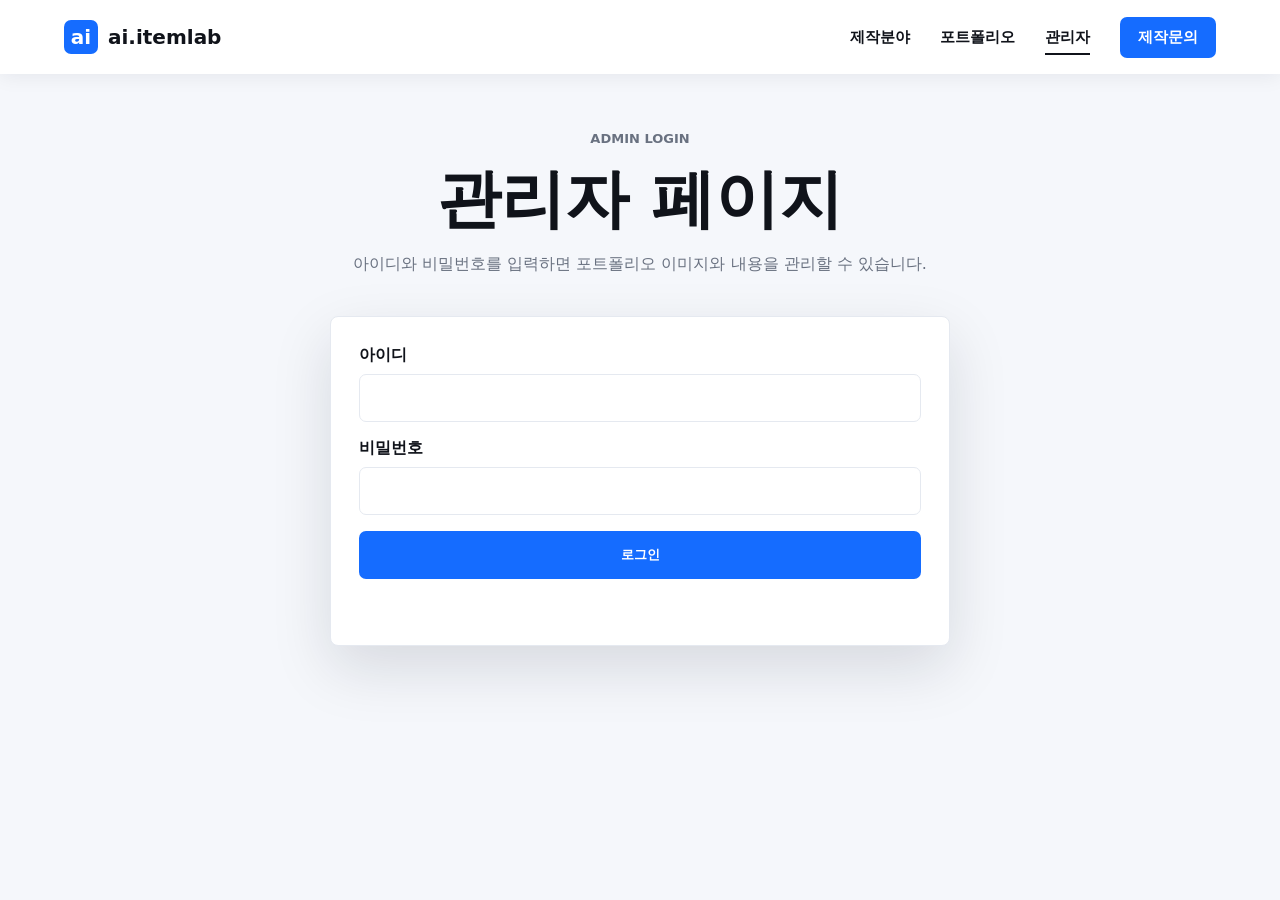
<file: admin.html>
<!doctype html>
<html lang="ko"><head><meta charset="utf-8"/><meta name="viewport" content="width=device-width, initial-scale=1"/><title>ai.itemlab | 관리자</title><link rel="stylesheet" href="./styles.css"/><style>body.admin-page{background:#f5f7fb;color:#10131a}.admin-page .site-header{color:#10131a;background:rgba(255,255,255,.94);box-shadow:0 1px 20px rgba(17,24,39,.08)}.admin-shell{padding:128px clamp(20px,5vw,72px) 96px}.admin-login{width:min(620px,100%);margin:0 auto}.admin-login .section-head h1,.admin-dashboard-head h1{margin:0;font-size:clamp(34px,5vw,64px);line-height:1.08}.admin-card{border:1px solid #e5e9f0;border-radius:8px;background:#fff;box-shadow:0 22px 60px rgba(17,24,39,.13)}.admin-login-form,.admin-editor{display:grid;gap:16px;padding:28px}.admin-login-form label,.admin-editor label{display:grid;gap:8px;color:#10131a;font-weight:900}.admin-page input,.admin-page select,.admin-page textarea{width:100%;min-height:48px;padding:13px 14px;color:#10131a;border:1px solid #e5e9f0;border-radius:7px;background:#fff;font:inherit}.admin-page textarea{resize:vertical}.admin-message{min-height:22px;margin:0;color:#697180;line-height:1.5}.admin-message.is-error{color:#d93025}.admin-dashboard.is-hidden,.admin-login.is-hidden{display:none}.admin-dashboard-head{width:min(1180px,100%);margin:0 auto 28px;display:flex;align-items:end;justify-content:space-between;gap:20px}.admin-dashboard-head p{max-width:660px;color:#697180;line-height:1.75}.admin-layout{width:min(1180px,100%);margin:0 auto;display:grid;grid-template-columns:minmax(320px,.78fr) minmax(0,1.22fr);gap:18px;align-items:start}.admin-preview{min-height:210px;display:grid;place-items:center;overflow:hidden;color:#697180;border:1px dashed #e5e9f0;border-radius:8px;background:#f5f7fb}.admin-preview img{width:100%;height:260px;object-fit:cover}.admin-actions{display:grid;grid-template-columns:1fr 1fr;gap:10px}.admin-list{padding:24px}.admin-list-head{display:flex;align-items:center;justify-content:space-between;gap:14px;margin-bottom:18px}.admin-list-head h2{margin:0;font-size:24px}.admin-items{display:grid;gap:12px}.admin-empty{margin:0;padding:30px;color:#697180;text-align:center;border:1px dashed #e5e9f0;border-radius:8px;background:#f5f7fb}.admin-item{display:grid;grid-template-columns:112px minmax(0,1fr) auto;gap:16px;align-items:center;padding:12px;border:1px solid #e5e9f0;border-radius:8px}.admin-item img{width:112px;height:84px;object-fit:cover;border-radius:7px;background:#f5f7fb}.admin-item h3{margin:0 0 6px;font-size:18px}.admin-item p{margin:0;color:#697180;line-height:1.5}.admin-item-actions{display:flex;gap:8px}.admin-mini-button{min-height:36px;padding:0 12px;color:#10131a;border:1px solid #e5e9f0;border-radius:7px;background:#fff;font-weight:900;cursor:pointer}.admin-mini-button.danger{color:#d93025}@media(max-width:960px){.admin-layout{grid-template-columns:1fr}.admin-dashboard-head{align-items:stretch;flex-direction:column}.admin-item{grid-template-columns:88px minmax(0,1fr)}.admin-item img{width:88px;height:72px}.admin-item-actions{grid-column:1/-1}}@media(max-width:640px){.admin-shell{padding-left:16px;padding-right:16px}.admin-login-form,.admin-editor,.admin-list{padding:22px}.admin-actions{grid-template-columns:1fr}}</style></head><body class="admin-page"><header class="site-header is-scrolled" data-header><a class="brand" href="./index.html" aria-label="ai.itemlab 홈"><span class="brand-mark">ai</span><span>ai.itemlab</span></a><button class="menu-button" type="button" aria-label="메뉴 열기" aria-expanded="false" data-menu-button><span></span><span></span><span></span></button><nav class="nav" data-nav><a href="./index.html#services">제작분야</a><a href="./portfolio.html">포트폴리오</a><a class="is-active" href="./admin.html">관리자</a><a class="nav-cta" href="./index.html#contact">제작문의</a></nav></header><main class="admin-shell"><section class="admin-login" data-admin-login><div class="section-head reveal"><p class="eyebrow">Admin Login</p><h1>관리자 페이지</h1><p>아이디와 비밀번호를 입력하면 포트폴리오 이미지와 내용을 관리할 수 있습니다.</p></div><form class="admin-card admin-login-form" data-admin-login-form><label><span>아이디</span><input type="text" name="adminId" autocomplete="username" placeholder="admin" required/></label><label><span>비밀번호</span><input type="password" name="adminPassword" autocomplete="current-password" placeholder="admin123" required/></label><button class="button primary" type="submit">로그인</button><p class="admin-message" data-admin-login-message></p></form></section><section class="admin-dashboard is-hidden" data-admin-dashboard><div class="admin-dashboard-head reveal"><div><p class="eyebrow">Portfolio Manager</p><h1>포트폴리오 관리</h1><p>이미지, 카테고리, 제목, 설명을 입력하면 포트폴리오 페이지에 바로 표시됩니다.</p></div><button class="button dark" type="button" data-admin-logout>로그아웃</button></div><div class="admin-layout"><form class="admin-card admin-editor reveal" data-portfolio-form><input type="hidden" name="itemId"/><label><span>작업 제목</span><input type="text" name="title" placeholder="예: AI 브랜드 랜딩페이지" required/></label><label><span>카테고리</span><select name="category" required><option value="company">기업</option><option value="clinic">병원</option><option value="commerce">쇼핑몰</option><option value="landing">랜딩</option></select></label><label><span>소제목</span><input type="text" name="subtitle" placeholder="예: 브랜드 소개 · 상담 동선 · 반응형"/></label><label><span>설명</span><textarea name="description" rows="4" placeholder="포트폴리오 설명을 입력하세요."></textarea></label><label><span>대표 이미지</span><input type="file" name="image" accept="image/*"/></label><div class="admin-preview" data-admin-preview><span>이미지를 선택하면 미리보기가 표시됩니다.</span></div><div class="admin-actions"><button class="button primary" type="submit">저장하기</button><button class="button dark" type="button" data-admin-reset>새 항목 작성</button></div><p class="admin-message" data-admin-save-message></p></form><div class="admin-card admin-list reveal"><div class="admin-list-head"><h2>등록된 포트폴리오</h2><span data-admin-count>0개</span></div><div class="admin-items" data-admin-items></div></div></div></section></main><script src="./script.js"></script></body></html>
</file>
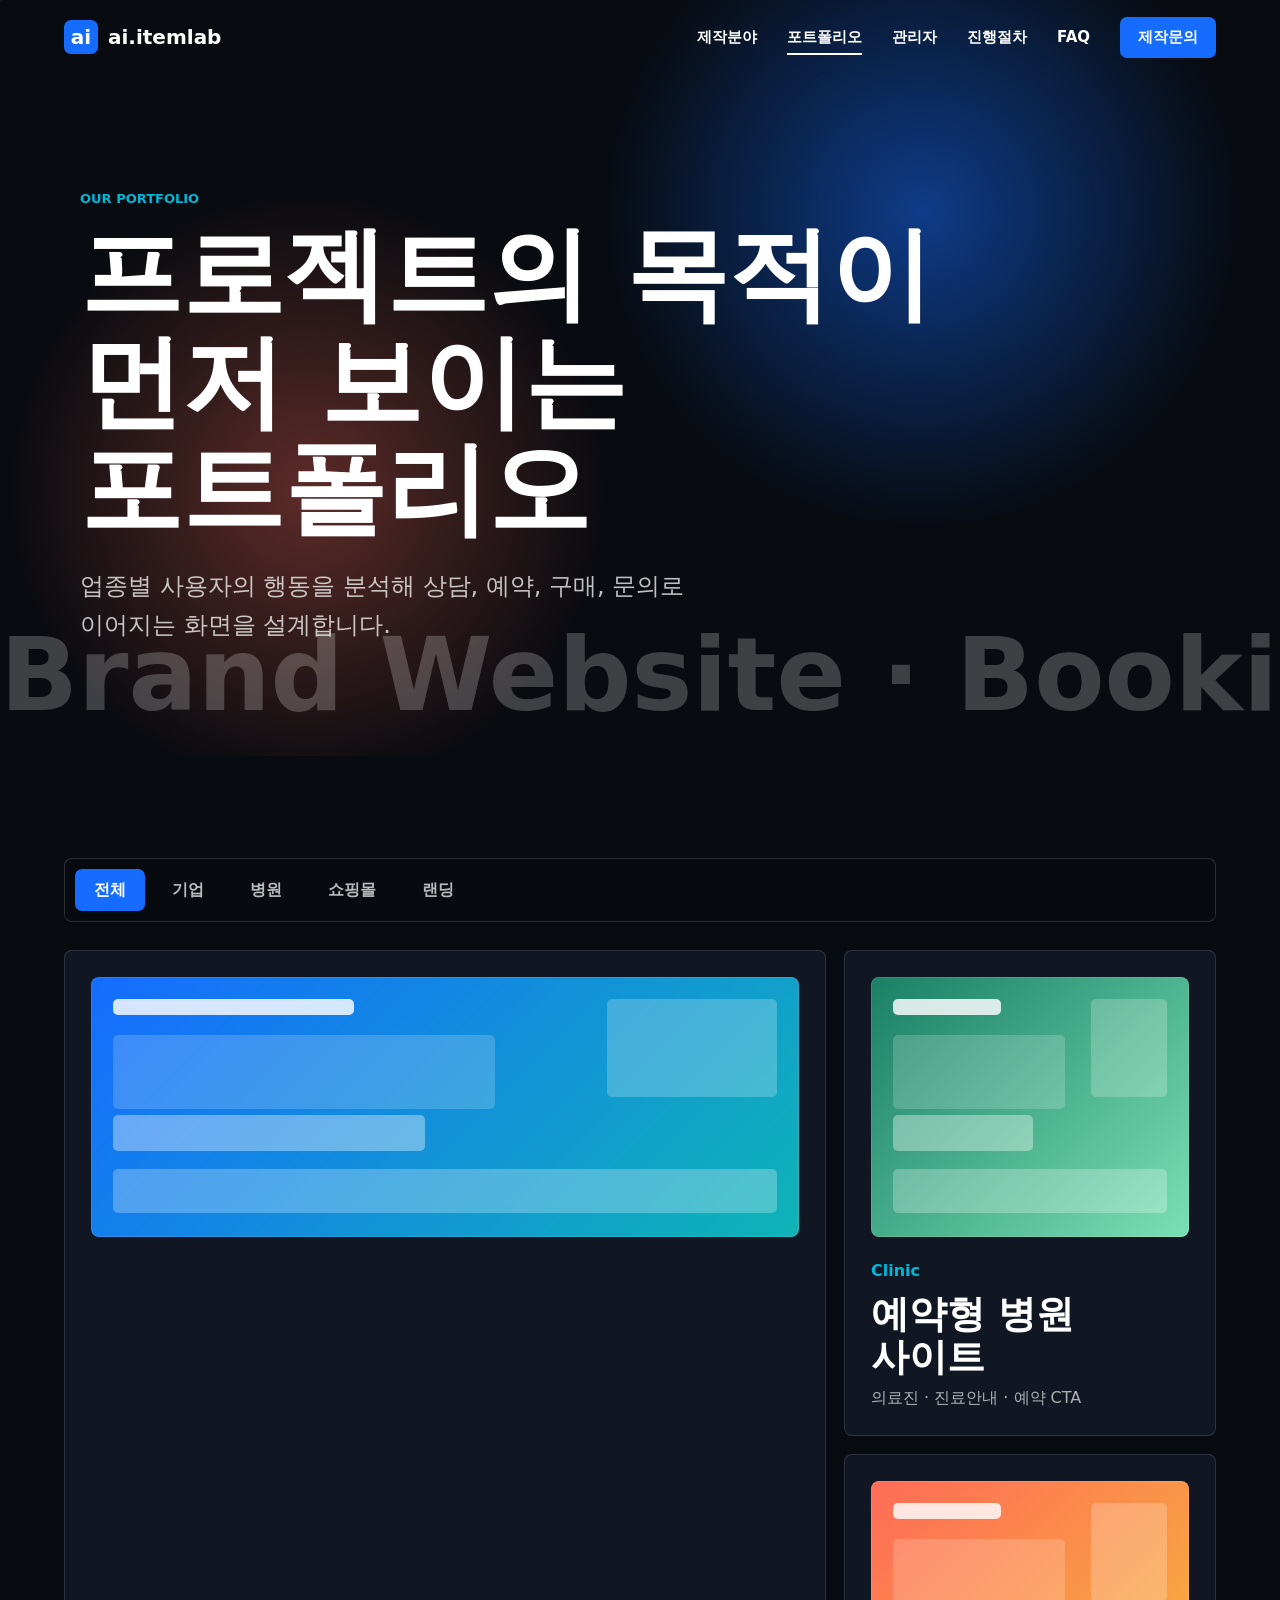
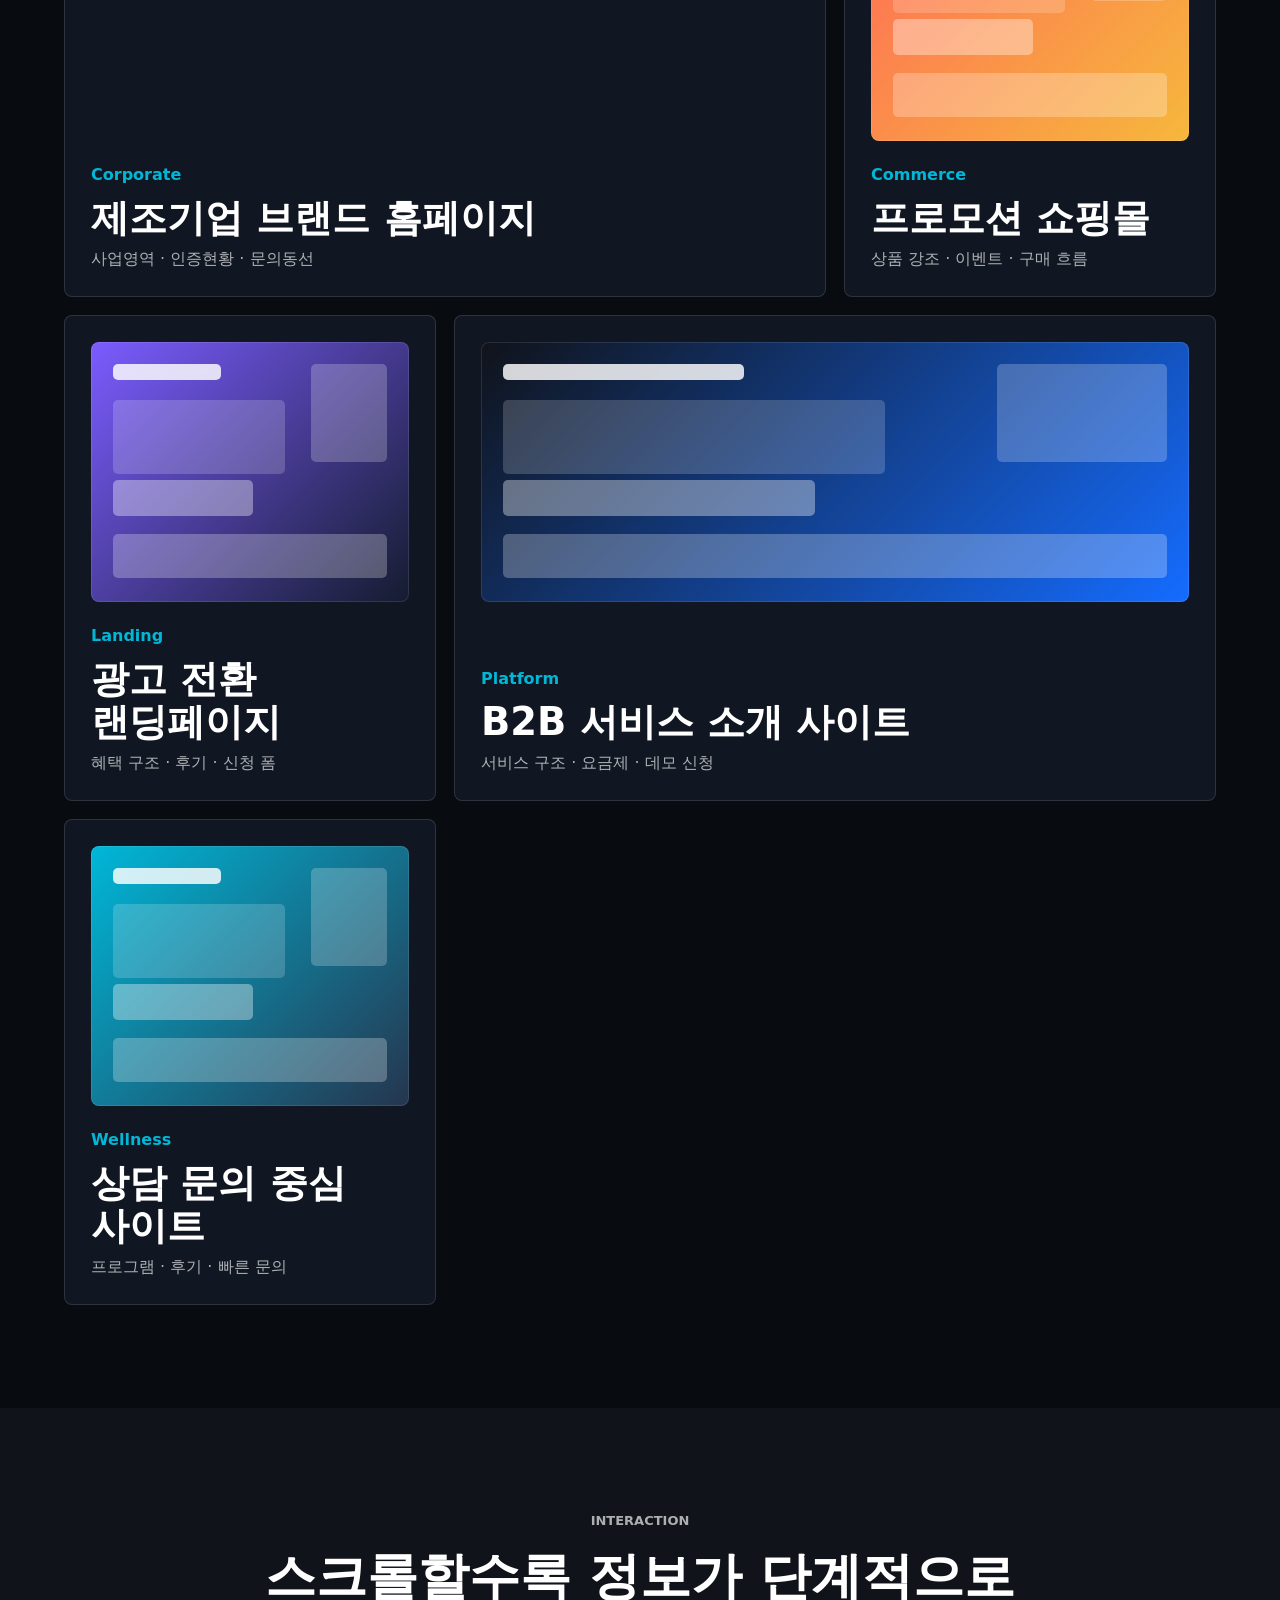
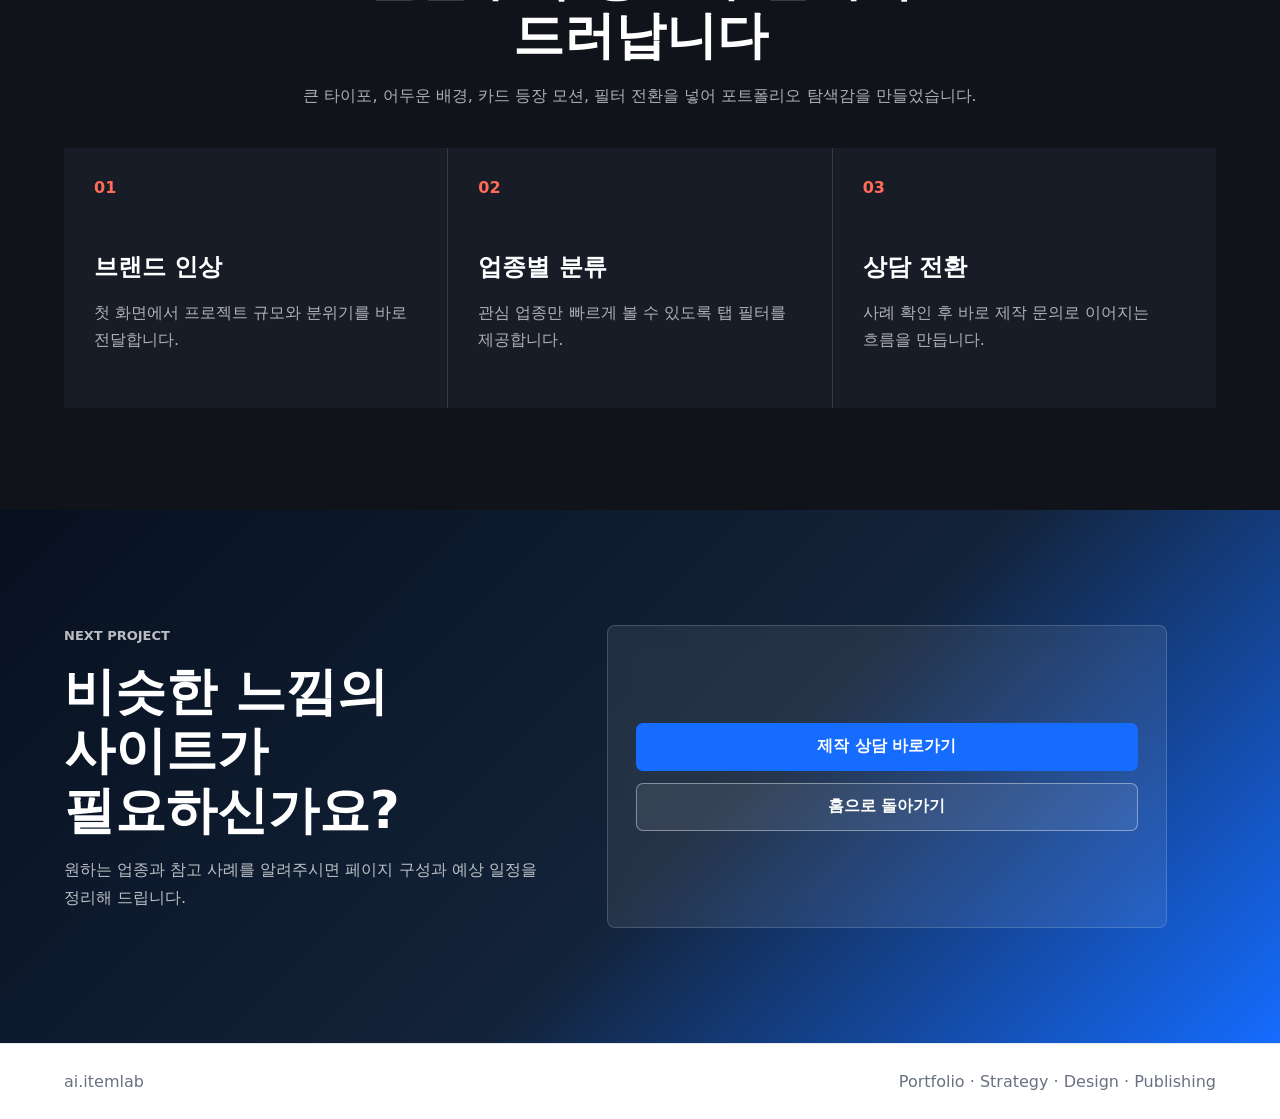
<file: portfolio.html>
<!doctype html>
<html lang="ko">
<head><meta charset="utf-8" /><meta name="viewport" content="width=device-width, initial-scale=1" /><title>ai.itemlab | 포트폴리오</title><meta name="description" content="ai.itemlab의 업종별 웹사이트 제작 포트폴리오입니다." /><link rel="stylesheet" href="./styles.css" /></head>
<body class="portfolio-page">
<header class="site-header" data-header><a class="brand" href="./index.html" aria-label="ai.itemlab 홈"><span class="brand-mark">ai</span><span>ai.itemlab</span></a><button class="menu-button" type="button" aria-label="메뉴 열기" aria-expanded="false" data-menu-button><span></span><span></span><span></span></button><nav class="nav" data-nav><a href="./index.html#services">제작분야</a><a class="is-active" href="./portfolio.html">포트폴리오</a><a href="./admin.html">관리자</a><a href="./index.html#process">진행절차</a><a href="./index.html#faq">FAQ</a><a class="nav-cta" href="./index.html#contact">제작문의</a></nav></header>
<main>
<section class="portfolio-hero"><div class="portfolio-hero-bg" aria-hidden="true"></div><div class="portfolio-hero-inner reveal"><p class="eyebrow">Our Portfolio</p><h1>프로젝트의 목적이 먼저 보이는 포트폴리오</h1><p>업종별 사용자의 행동을 분석해 상담, 예약, 구매, 문의로 이어지는 화면을 설계합니다.</p></div><div class="marquee" aria-hidden="true"><div>Brand Website · Booking Flow · Commerce · Landing Page · Responsive Web ·</div><div>Brand Website · Booking Flow · Commerce · Landing Page · Responsive Web ·</div></div></section>
<section class="portfolio-board"><div class="portfolio-toolbar reveal" data-filter-group><button class="filter-button is-active" type="button" data-filter="all">전체</button><button class="filter-button" type="button" data-filter="company">기업</button><button class="filter-button" type="button" data-filter="clinic">병원</button><button class="filter-button" type="button" data-filter="commerce">쇼핑몰</button><button class="filter-button" type="button" data-filter="landing">랜딩</button></div><div class="portfolio-grid"><article class="portfolio-item large reveal" data-category="company"><div class="mockup brand-site"><span></span><span></span><span></span></div><div class="portfolio-copy"><p>Corporate</p><h2>제조기업 브랜드 홈페이지</h2><span>사업영역 · 인증현황 · 문의동선</span></div></article><article class="portfolio-item reveal" data-category="clinic"><div class="mockup clinic-site"><span></span><span></span><span></span></div><div class="portfolio-copy"><p>Clinic</p><h2>예약형 병원 사이트</h2><span>의료진 · 진료안내 · 예약 CTA</span></div></article><article class="portfolio-item reveal" data-category="commerce"><div class="mockup shop-site"><span></span><span></span><span></span></div><div class="portfolio-copy"><p>Commerce</p><h2>프로모션 쇼핑몰</h2><span>상품 강조 · 이벤트 · 구매 흐름</span></div></article><article class="portfolio-item reveal" data-category="landing"><div class="mockup landing-site"><span></span><span></span><span></span></div><div class="portfolio-copy"><p>Landing</p><h2>광고 전환 랜딩페이지</h2><span>혜택 구조 · 후기 · 신청 폼</span></div></article><article class="portfolio-item wide reveal" data-category="company"><div class="mockup platform-site"><span></span><span></span><span></span></div><div class="portfolio-copy"><p>Platform</p><h2>B2B 서비스 소개 사이트</h2><span>서비스 구조 · 요금제 · 데모 신청</span></div></article><article class="portfolio-item reveal" data-category="clinic"><div class="mockup wellness-site"><span></span><span></span><span></span></div><div class="portfolio-copy"><p>Wellness</p><h2>상담 문의 중심 사이트</h2><span>프로그램 · 후기 · 빠른 문의</span></div></article></div></section>
<section class="case-flow"><div class="section-head reveal"><p class="eyebrow">Interaction</p><h2>스크롤할수록 정보가 단계적으로 드러납니다</h2><p>큰 타이포, 어두운 배경, 카드 등장 모션, 필터 전환을 넣어 포트폴리오 탐색감을 만들었습니다.</p></div><div class="flow-list"><div class="flow-item reveal"><span>01</span><strong>브랜드 인상</strong><p>첫 화면에서 프로젝트 규모와 분위기를 바로 전달합니다.</p></div><div class="flow-item reveal"><span>02</span><strong>업종별 분류</strong><p>관심 업종만 빠르게 볼 수 있도록 탭 필터를 제공합니다.</p></div><div class="flow-item reveal"><span>03</span><strong>상담 전환</strong><p>사례 확인 후 바로 제작 문의로 이어지는 흐름을 만듭니다.</p></div></div></section>
<section class="contact portfolio-contact"><div class="contact-copy reveal"><p class="eyebrow">Next Project</p><h2>비슷한 느낌의 사이트가 필요하신가요?</h2><p>원하는 업종과 참고 사례를 알려주시면 페이지 구성과 예상 일정을 정리해 드립니다.</p></div><div class="contact-panel reveal"><a class="button primary" href="./index.html#contact">제작 상담 바로가기</a><a class="button secondary" href="./index.html">홈으로 돌아가기</a></div></section>
</main><footer class="footer"><p>ai.itemlab</p><p>Portfolio · Strategy · Design · Publishing</p></footer><script src="./script.js"></script>
</body></html>
</file>
<file: styles.css>
:root{--ink:#10131a;--muted:#697180;--line:#e5e9f0;--paper:#fff;--soft:#f5f7fb;--blue:#156cff;--cyan:#00b7d8;--coral:#ff6b57;--navy:#111827;--radius:8px;--shadow:0 22px 60px rgba(17,24,39,.13)}*{box-sizing:border-box}html{scroll-behavior:smooth}body{margin:0;color:var(--ink);font-family:"Pretendard","Apple SD Gothic Neo","Noto Sans KR",system-ui,sans-serif;background:var(--paper);letter-spacing:0}a{color:inherit;text-decoration:none}h1,h2,h3,p{word-break:keep-all}.site-header{position:fixed;inset:0 0 auto;z-index:20;display:flex;align-items:center;justify-content:space-between;height:74px;padding:0 clamp(20px,5vw,72px);color:#fff;transition:.18s}.site-header.is-scrolled,.site-header.is-open{color:var(--ink);background:rgba(255,255,255,.94);box-shadow:0 1px 20px rgba(17,24,39,.08);backdrop-filter:blur(14px)}.brand{display:inline-flex;align-items:center;gap:10px;font-weight:900;font-size:20px}.brand-mark{display:grid;place-items:center;width:34px;height:34px;color:#fff;background:var(--blue);border-radius:7px}.nav{display:flex;align-items:center;gap:30px;font-size:15px;font-weight:800}.nav a{position:relative}.nav a:not(.nav-cta):after{position:absolute;left:0;right:0;bottom:-8px;height:2px;background:currentColor;transform:scaleX(0);transform-origin:left;transition:.18s;content:""}.nav a:hover:after,.nav a.is-active:after{transform:scaleX(1)}.nav-cta{padding:11px 18px;color:#fff;background:var(--blue);border-radius:7px}.menu-button{display:none;width:42px;height:42px;padding:10px;color:inherit;border:0;background:transparent}.menu-button span{display:block;height:2px;margin:5px 0;background:currentColor}.hero{position:relative;min-height:92vh;display:flex;align-items:center;overflow:hidden;color:#fff;background:#0c111c}.hero-media,.hero-overlay{position:absolute;inset:0}.generated-visual{background:radial-gradient(circle at 72% 34%,rgba(21,108,255,.56),transparent 28%),radial-gradient(circle at 86% 68%,rgba(0,183,216,.34),transparent 30%),radial-gradient(circle at 52% 74%,rgba(255,107,87,.26),transparent 26%),linear-gradient(135deg,#10131a,#26354e 54%,#07101f)}.generated-visual span{position:absolute;display:block;border:1px solid rgba(255,255,255,.16);border-radius:8px;background:rgba(255,255,255,.08);box-shadow:0 24px 70px rgba(0,0,0,.24);backdrop-filter:blur(8px)}.generated-visual span:nth-child(1){right:9%;top:18%;width:min(520px,42vw);height:min(330px,32vw)}.generated-visual span:nth-child(2){right:18%;top:31%;width:min(360px,28vw);height:min(210px,22vw);background:linear-gradient(135deg,rgba(255,255,255,.2),rgba(21,108,255,.16))}.generated-visual span:nth-child(3){right:6%;bottom:16%;width:min(290px,24vw);height:min(170px,18vw)}.generated-visual span:nth-child(4){right:35%;bottom:12%;width:min(210px,20vw);height:min(120px,14vw);background:rgba(0,183,216,.16)}.hero-overlay{background:linear-gradient(90deg,rgba(9,14,25,.94),rgba(9,14,25,.74) 43%,rgba(9,14,25,.12)),linear-gradient(0deg,rgba(9,14,25,.75),rgba(9,14,25,0) 35%)}.hero-inner{position:relative;z-index:1;width:min(1180px,calc(100% - 40px));margin:0 auto;padding-top:74px}.eyebrow{margin:0 0 14px;color:var(--cyan);font-size:13px;font-weight:900;text-transform:uppercase}h1{max-width:760px;margin:0;font-size:clamp(42px,6vw,78px);line-height:1.05}.hero-copy{max-width:640px;margin:24px 0 0;color:rgba(255,255,255,.82);font-size:clamp(17px,2vw,22px);line-height:1.7}.hero-actions{display:flex;flex-wrap:wrap;gap:12px;margin-top:34px}.button{display:inline-flex;align-items:center;justify-content:center;min-height:48px;padding:0 22px;border:1px solid transparent;border-radius:7px;font-weight:900;cursor:pointer;transition:.16s}.button:hover{transform:translateY(-2px);box-shadow:0 16px 30px rgba(17,24,39,.18)}.button.primary{color:#fff;background:var(--blue)}.button.secondary{color:#fff;border-color:rgba(255,255,255,.4);background:rgba(255,255,255,.08)}.button.dark{color:#fff;background:var(--ink)}.stats{display:grid;grid-template-columns:repeat(3,1fr);max-width:680px;margin:58px 0 0;padding:0;border-top:1px solid rgba(255,255,255,.25)}.stats div{padding:24px 24px 0 0}.stats dt{font-size:clamp(28px,3vw,42px);font-weight:900}.stats dd{margin:7px 0 0;color:rgba(255,255,255,.68)}.section{padding:clamp(72px,9vw,124px) clamp(20px,5vw,72px)}.section-head{width:min(760px,100%);margin:0 auto 38px;text-align:center}.section-head.split{width:min(1180px,100%);display:grid;grid-template-columns:1.2fr .8fr;gap:32px;align-items:end;text-align:left}.section-head h2,.contact-copy h2{margin:0;font-size:clamp(30px,4vw,52px);line-height:1.16}.section-head p,.contact-copy p{color:var(--muted);line-height:1.75}.service-grid,.feature-list,.steps,.preview-strip{width:min(1180px,100%);margin:0 auto}.service-grid{display:grid;grid-template-columns:repeat(4,1fr);gap:18px}.service-card{min-height:250px;padding:28px;border:1px solid var(--line);border-radius:var(--radius);background:#fff;transition:.16s}.service-card:hover{transform:translateY(-5px);box-shadow:var(--shadow)}.icon{display:inline-grid;place-items:center;width:44px;height:44px;color:#fff;background:var(--navy);border-radius:7px;font-weight:900}.service-card h3,.preview-card strong{margin:24px 0 12px;font-size:22px}.service-card p,.feature-list p,.steps p,.faq p{color:var(--muted);line-height:1.7}.portfolio-preview{background:var(--soft)}.preview-strip{display:grid;grid-template-columns:1.3fr 1fr 1fr;gap:18px}.preview-card{min-height:320px;padding:30px;display:flex;flex-direction:column;justify-content:flex-end;color:#fff;border-radius:var(--radius);overflow:hidden;position:relative;transition:.18s}.preview-card:before{content:"";position:absolute;inset:0;background:linear-gradient(180deg,rgba(16,19,26,.08),rgba(16,19,26,.86)),repeating-linear-gradient(135deg,rgba(255,255,255,.18) 0 1px,transparent 1px 18px)}.preview-card:hover{transform:translateY(-8px);box-shadow:var(--shadow)}.preview-card>*{position:relative}.preview-card span{color:rgba(255,255,255,.72);font-weight:900}.healthcare{background:linear-gradient(135deg,#156cff,#0fb4b6)}.education{background:linear-gradient(135deg,#111827,#7b5cff)}.commerce{background:linear-gradient(135deg,#ff6b57,#f6b73c)}.center-action{display:flex;justify-content:center;margin-top:34px}.feature-list{display:grid;grid-template-columns:repeat(2,1fr);border-top:1px solid var(--line);border-left:1px solid var(--line)}.feature-list div{padding:34px;border-right:1px solid var(--line);border-bottom:1px solid var(--line)}.feature-list strong{font-size:22px}.process{background:#10131a;color:#fff}.process .section-head p,.process .steps p{color:rgba(255,255,255,.66)}.steps{display:grid;grid-template-columns:repeat(5,1fr);gap:1px;padding:0;list-style:none;background:rgba(255,255,255,.18)}.steps li{min-height:230px;padding:28px;background:#171c27}.steps span{color:var(--cyan);font-weight:900}.steps strong{display:block;margin-top:28px;font-size:21px}.faq-list{width:min(860px,100%);margin:0 auto;border-top:1px solid var(--line)}details{border-bottom:1px solid var(--line)}summary{padding:24px 4px;cursor:pointer;font-size:19px;font-weight:900}.faq p{margin:0;padding:0 4px 24px}.contact{display:grid;grid-template-columns:.9fr 1.1fr;gap:44px;padding:clamp(72px,9vw,124px) clamp(20px,5vw,72px);color:#fff;background:linear-gradient(135deg,#07101f,#132339 58%,#12314a)}.contact-copy,.contact-form,.contact-panel{width:min(560px,100%)}.contact-copy{justify-self:end}.contact-copy p{color:rgba(255,255,255,.72)}.contact-form,.contact-panel{padding:28px;border:1px solid rgba(255,255,255,.16);border-radius:var(--radius);background:rgba(255,255,255,.08);backdrop-filter:blur(10px)}.contact-form label{display:grid;gap:9px;margin-bottom:16px;font-weight:800}input,select,textarea{width:100%;min-height:48px;padding:13px 14px;color:#fff;border:1px solid rgba(255,255,255,.2);border-radius:7px;background:rgba(255,255,255,.08);font:inherit}textarea{resize:vertical}input::placeholder,textarea::placeholder{color:rgba(255,255,255,.5)}select option{color:var(--ink)}.contact-form .button,.contact-panel .button{width:100%}.contact-panel{display:grid;gap:12px;align-content:center}.footer{display:flex;justify-content:space-between;gap:20px;padding:28px clamp(20px,5vw,72px);color:var(--muted);background:#fff;border-top:1px solid var(--line)}.footer p{margin:0}.portfolio-page{background:#080b10}.portfolio-hero{position:relative;min-height:84vh;display:grid;align-items:end;overflow:hidden;padding:130px clamp(20px,5vw,72px) 86px;color:#fff;background:#080b10}.portfolio-hero-bg{position:absolute;inset:0;opacity:.9;background:radial-gradient(circle at 72% 28%,rgba(21,108,255,.56),transparent 30%),radial-gradient(circle at 24% 65%,rgba(255,107,87,.38),transparent 28%),linear-gradient(135deg,rgba(255,255,255,.09) 0 1px,transparent 1px 80px),#080b10}.portfolio-hero-inner{position:relative;width:min(1120px,100%);margin:0 auto}.portfolio-hero h1{max-width:960px;font-size:clamp(46px,8vw,112px)}.portfolio-hero p:not(.eyebrow){max-width:680px;color:rgba(255,255,255,.75);font-size:clamp(18px,2.2vw,24px);line-height:1.65}.marquee{position:absolute;left:0;right:0;bottom:22px;display:flex;gap:28px;color:rgba(255,255,255,.22);font-size:clamp(42px,8vw,104px);font-weight:900;white-space:nowrap;pointer-events:none}.marquee div{animation:marquee 24s linear infinite}.portfolio-board,.case-flow{padding:clamp(64px,8vw,112px) clamp(20px,5vw,72px);background:#080b10}.portfolio-toolbar{position:sticky;top:88px;z-index:8;width:min(1180px,100%);margin:0 auto 28px;display:flex;flex-wrap:wrap;gap:8px;padding:10px;border:1px solid rgba(255,255,255,.14);border-radius:var(--radius);background:rgba(8,11,16,.76);backdrop-filter:blur(16px)}.filter-button{min-height:42px;padding:0 18px;color:rgba(255,255,255,.72);border:1px solid transparent;border-radius:7px;background:transparent;font:inherit;font-weight:900;cursor:pointer}.filter-button.is-active,.filter-button:hover{color:#fff;background:var(--blue)}.portfolio-grid{width:min(1180px,100%);margin:0 auto;display:grid;grid-template-columns:repeat(3,1fr);grid-auto-rows:minmax(420px,auto);gap:18px}.portfolio-item{position:relative;overflow:hidden;display:flex;flex-direction:column;justify-content:space-between;min-height:420px;padding:26px;color:#fff;border:1px solid rgba(255,255,255,.12);border-radius:var(--radius);background:#111722;transition:.18s}.portfolio-item.large{grid-column:span 2;grid-row:span 2}.portfolio-item.wide{grid-column:span 2}.portfolio-item:hover{transform:translateY(-8px);border-color:rgba(255,255,255,.36)}.portfolio-item.is-hidden{display:none}.mockup{position:relative;min-height:260px;border-radius:8px;overflow:hidden;background:linear-gradient(135deg,#26354e,#0e1420);box-shadow:inset 0 0 0 1px rgba(255,255,255,.1)}.mockup:before,.mockup:after,.mockup span{position:absolute;content:"";border-radius:5px;background:rgba(255,255,255,.82)}.mockup:before{left:22px;top:22px;width:34%;height:16px}.mockup:after{left:22px;top:58px;width:54%;height:74px;background:rgba(255,255,255,.18)}.mockup span:nth-child(1){right:22px;top:22px;width:24%;height:98px;background:rgba(255,255,255,.22)}.mockup span:nth-child(2){left:22px;right:22px;bottom:24px;height:44px;background:rgba(255,255,255,.26)}.mockup span:nth-child(3){left:22px;bottom:86px;width:44%;height:36px;background:rgba(255,255,255,.36)}.brand-site{background:linear-gradient(135deg,#156cff,#0fb4b6)}.clinic-site{background:linear-gradient(135deg,#1a7f64,#7be0b6)}.shop-site{background:linear-gradient(135deg,#ff6b57,#f6b73c)}.landing-site{background:linear-gradient(135deg,#7b5cff,#151c2f)}.platform-site{background:linear-gradient(135deg,#10131a,#156cff)}.wellness-site{background:linear-gradient(135deg,#00b7d8,#26354e)}.portfolio-copy{position:relative;padding-top:24px}.portfolio-copy p{margin:0 0 12px;color:var(--cyan);font-weight:900}.portfolio-copy h2{margin:0 0 10px;font-size:clamp(24px,3vw,42px);line-height:1.12}.portfolio-copy span{color:rgba(255,255,255,.66)}.case-flow{color:#fff;background:#10131a}.case-flow .section-head p{color:rgba(255,255,255,.66)}.flow-list{width:min(1180px,100%);margin:0 auto;display:grid;grid-template-columns:repeat(3,1fr);gap:1px;background:rgba(255,255,255,.16)}.flow-item{min-height:260px;padding:30px;background:#171c27}.flow-item span{color:var(--coral);font-weight:900}.flow-item strong{display:block;margin:54px 0 14px;font-size:24px}.flow-item p{color:rgba(255,255,255,.66);line-height:1.7}.portfolio-contact{background:linear-gradient(135deg,#07101f,#132339 56%,#156cff)}.reveal{opacity:0;transform:translateY(26px);transition:opacity .62s ease,transform .62s ease}.reveal.is-visible{opacity:1;transform:translateY(0)}@keyframes marquee{from{transform:translateX(0)}to{transform:translateX(-100%)}}@media(max-width:960px){.menu-button{display:block}.nav{position:fixed;top:74px;left:0;right:0;display:none;flex-direction:column;align-items:stretch;gap:0;padding:12px 20px 22px;color:var(--ink);background:#fff;box-shadow:0 20px 32px rgba(17,24,39,.12)}.nav.is-open{display:flex}.nav a{padding:15px 4px}.nav a:after{display:none}.nav-cta{text-align:center;padding:13px 18px;color:#fff}.service-grid,.preview-strip,.feature-list,.steps,.contact,.section-head.split,.portfolio-grid,.flow-list{grid-template-columns:1fr}.portfolio-item.large,.portfolio-item.wide{grid-column:auto;grid-row:auto}.contact-copy,.contact-form,.contact-panel{width:min(680px,100%);justify-self:center}}@media(max-width:640px){.site-header{height:66px;padding:0 16px}.nav{top:66px}.hero-inner{width:calc(100% - 32px);padding-top:66px}h1,.portfolio-hero h1{font-size:42px}.stats{grid-template-columns:1fr;margin-top:38px}.section,.contact,.portfolio-hero,.portfolio-board,.case-flow{padding-left:16px;padding-right:16px}.service-card,.feature-list div,.steps li,.contact-form,.contact-panel,.portfolio-item,.flow-item{padding:22px}.mockup{min-height:210px}.footer{flex-direction:column;padding:24px 16px}}@media(prefers-reduced-motion:reduce){*,*:before,*:after{scroll-behavior:auto!important;animation-duration:1ms!important;transition-duration:1ms!important}.reveal{opacity:1;transform:none}}
</file>
